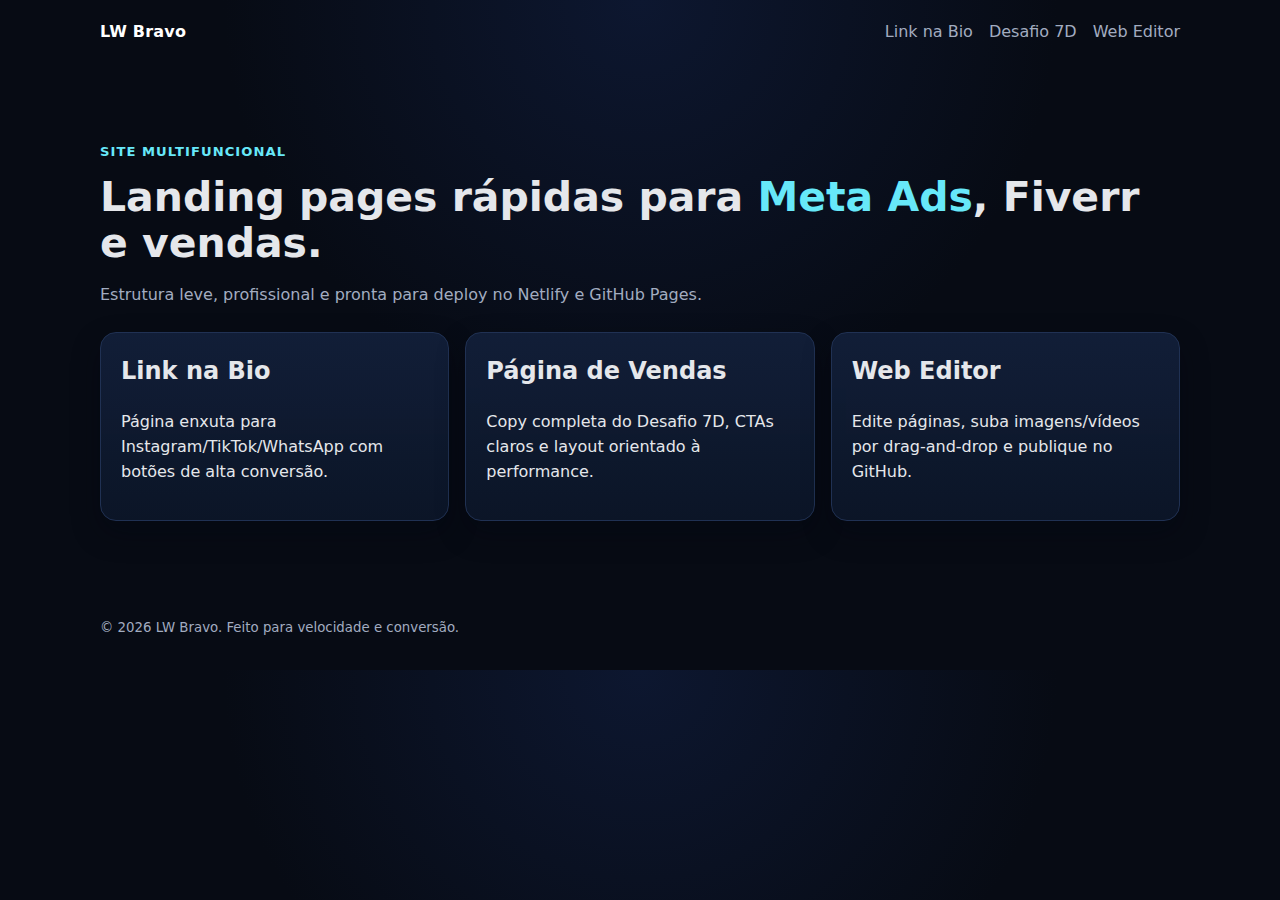
<file: index.html>
<!doctype html>
<html lang="pt-BR">
<head>
  <meta charset="utf-8">
  <meta name="viewport" content="width=device-width, initial-scale=1">
  <title>LW Bravo • Hub</title>
  <meta name="description" content="Hub principal com acesso ao Link na Bio e às páginas de vendas LW Bravo.">
  <meta name="theme-color" content="#0b0f1a">
  <link rel="preload" href="/styles.css" as="style">
  <link rel="stylesheet" href="/styles.css">
</head>
<body>
  <header class="container topbar">
    <a class="brand" href="/">LW Bravo</a>
    <nav class="nav">
      <a href="/bio/">Link na Bio</a>
      <a href="/desafio-7d/">Desafio 7D</a>
      <a href="/editor/">Web Editor</a>
    </nav>
  </header>

  <main class="container hero">
    <p class="eyebrow">Site Multifuncional</p>
    <h1>Landing pages rápidas para <span class="highlight">Meta Ads</span>, Fiverr e vendas.</h1>
    <p class="muted">Estrutura leve, profissional e pronta para deploy no Netlify e GitHub Pages.</p>

    <div class="grid cards">
      <a class="card" href="/bio/">
        <h2>Link na Bio</h2>
        <p>Página enxuta para Instagram/TikTok/WhatsApp com botões de alta conversão.</p>
      </a>
      <a class="card" href="/desafio-7d/">
        <h2>Página de Vendas</h2>
        <p>Copy completa do Desafio 7D, CTAs claros e layout orientado à performance.</p>
      </a>
      <a class="card" href="/editor/">
        <h2>Web Editor</h2>
        <p>Edite páginas, suba imagens/vídeos por drag-and-drop e publique no GitHub.</p>
      </a>
    </div>
  </main>

  <footer class="container footer">
    <small>© <span id="year"></span> LW Bravo. Feito para velocidade e conversão.</small>
  </footer>
  <script>document.getElementById('year').textContent = new Date().getFullYear();</script>
</body>
</html>
</file>
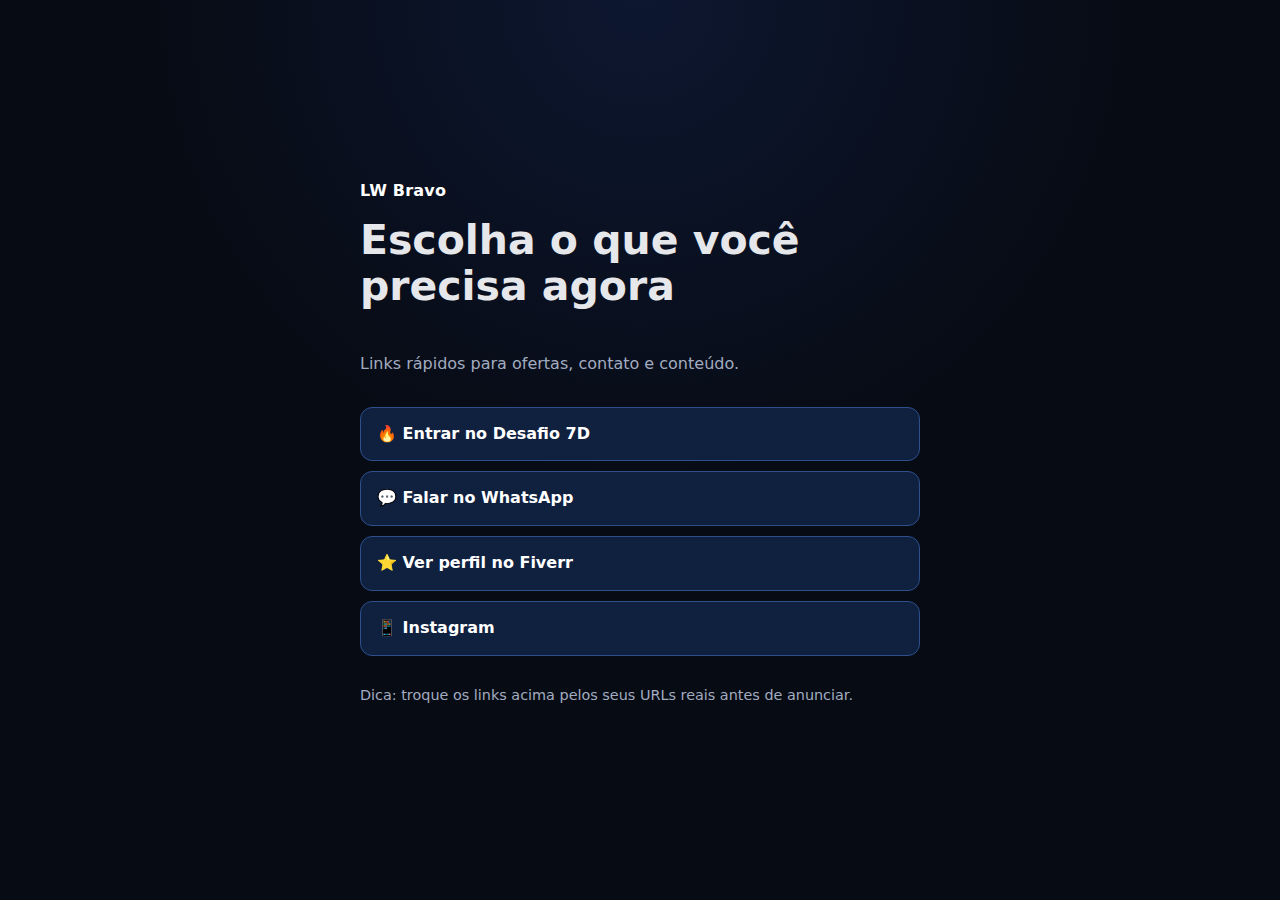
<file: bio/index.html>
<!doctype html>
<html lang="pt-BR">
<head>
  <meta charset="utf-8">
  <meta name="viewport" content="width=device-width, initial-scale=1">
  <title>LW Bravo • Link na Bio</title>
  <meta name="description" content="Central de links oficiais LW Bravo.">
  <meta name="theme-color" content="#0b0f1a">
  <link rel="preload" href="/styles.css" as="style">
  <link rel="stylesheet" href="/styles.css">
</head>
<body>
  <main class="container bio-wrap">
    <a class="brand" href="/">LW Bravo</a>
    <h1>Escolha o que você precisa agora</h1>
    <p class="muted">Links rápidos para ofertas, contato e conteúdo.</p>

    <section class="bio-links">
      <a class="bio-link" href="/desafio-7d/">🔥 Entrar no Desafio 7D</a>
      <a class="bio-link" href="https://wa.me/" rel="noopener noreferrer" target="_blank">💬 Falar no WhatsApp</a>
      <a class="bio-link" href="https://www.fiverr.com/" rel="noopener noreferrer" target="_blank">⭐ Ver perfil no Fiverr</a>
      <a class="bio-link" href="https://instagram.com/" rel="noopener noreferrer" target="_blank">📱 Instagram</a>
    </section>

    <p class="note">Dica: troque os links acima pelos seus URLs reais antes de anunciar.</p>
  </main>
</body>
</html>
</file>
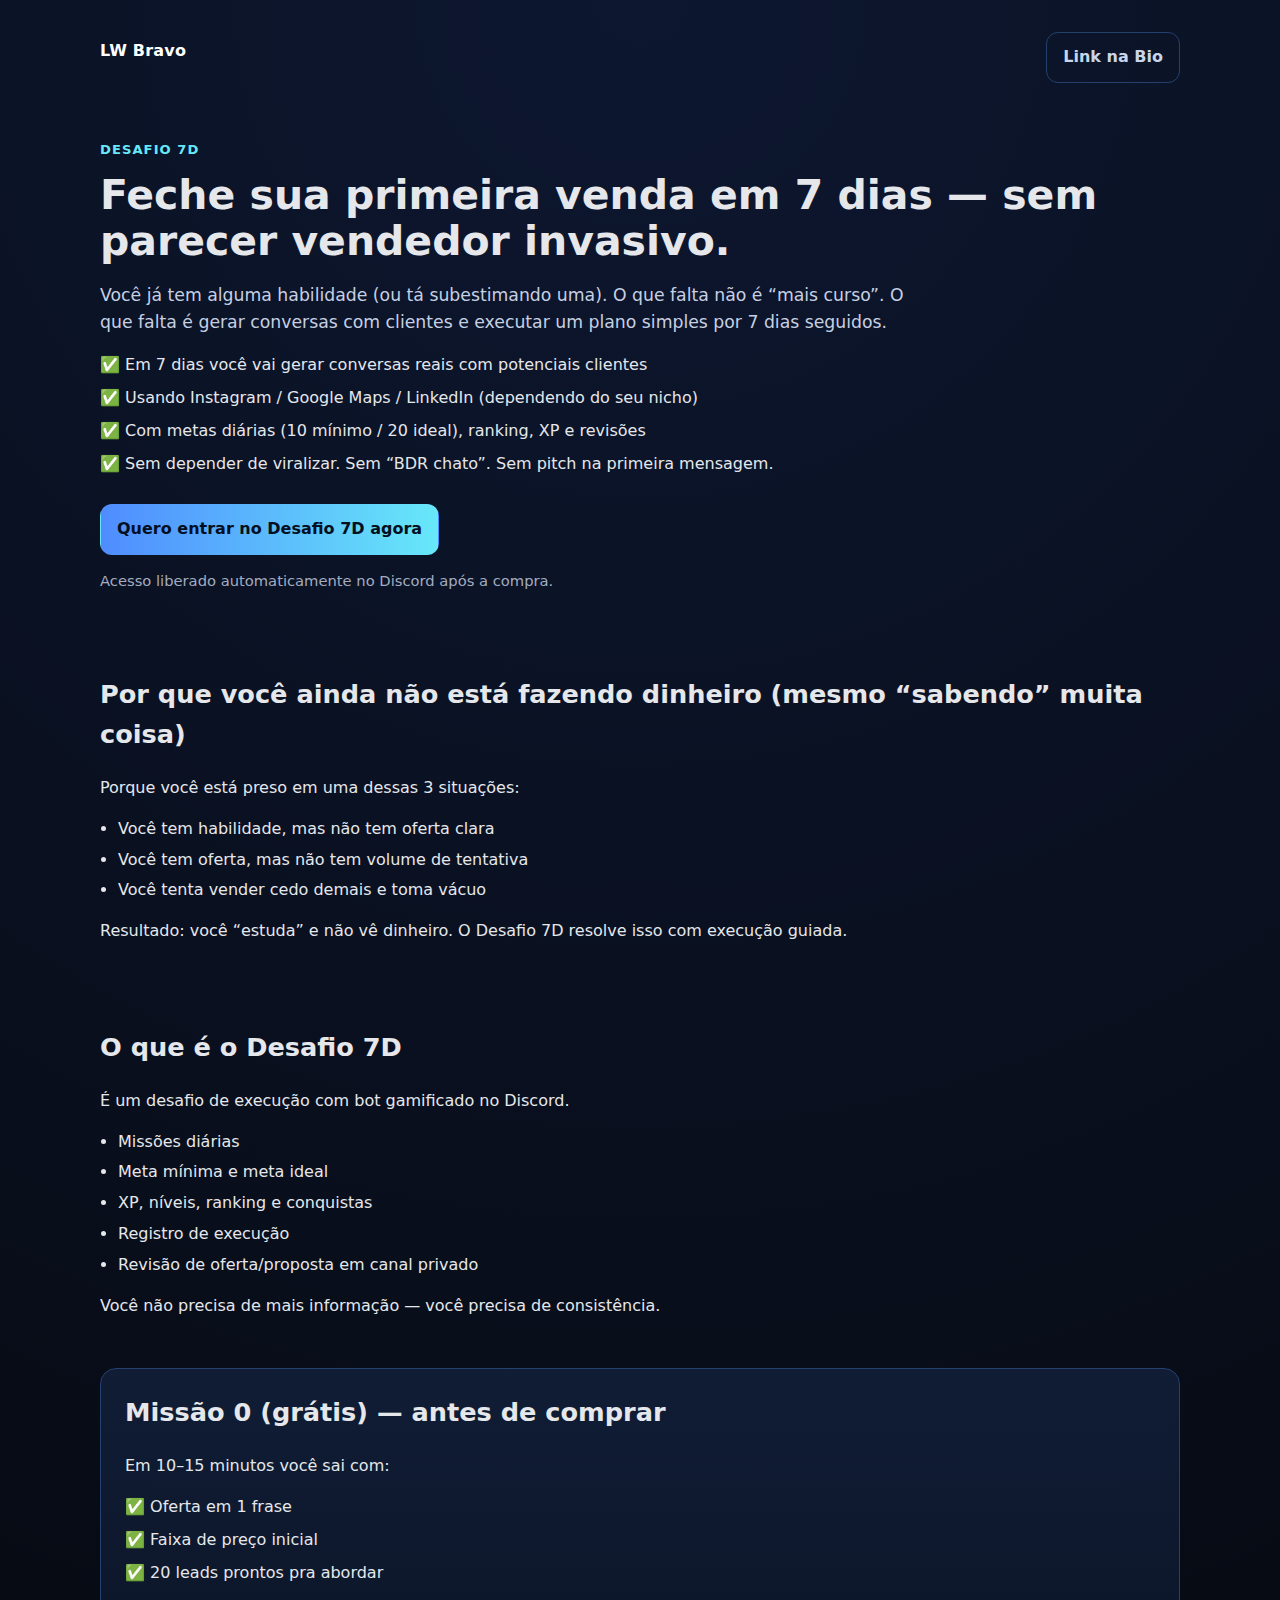
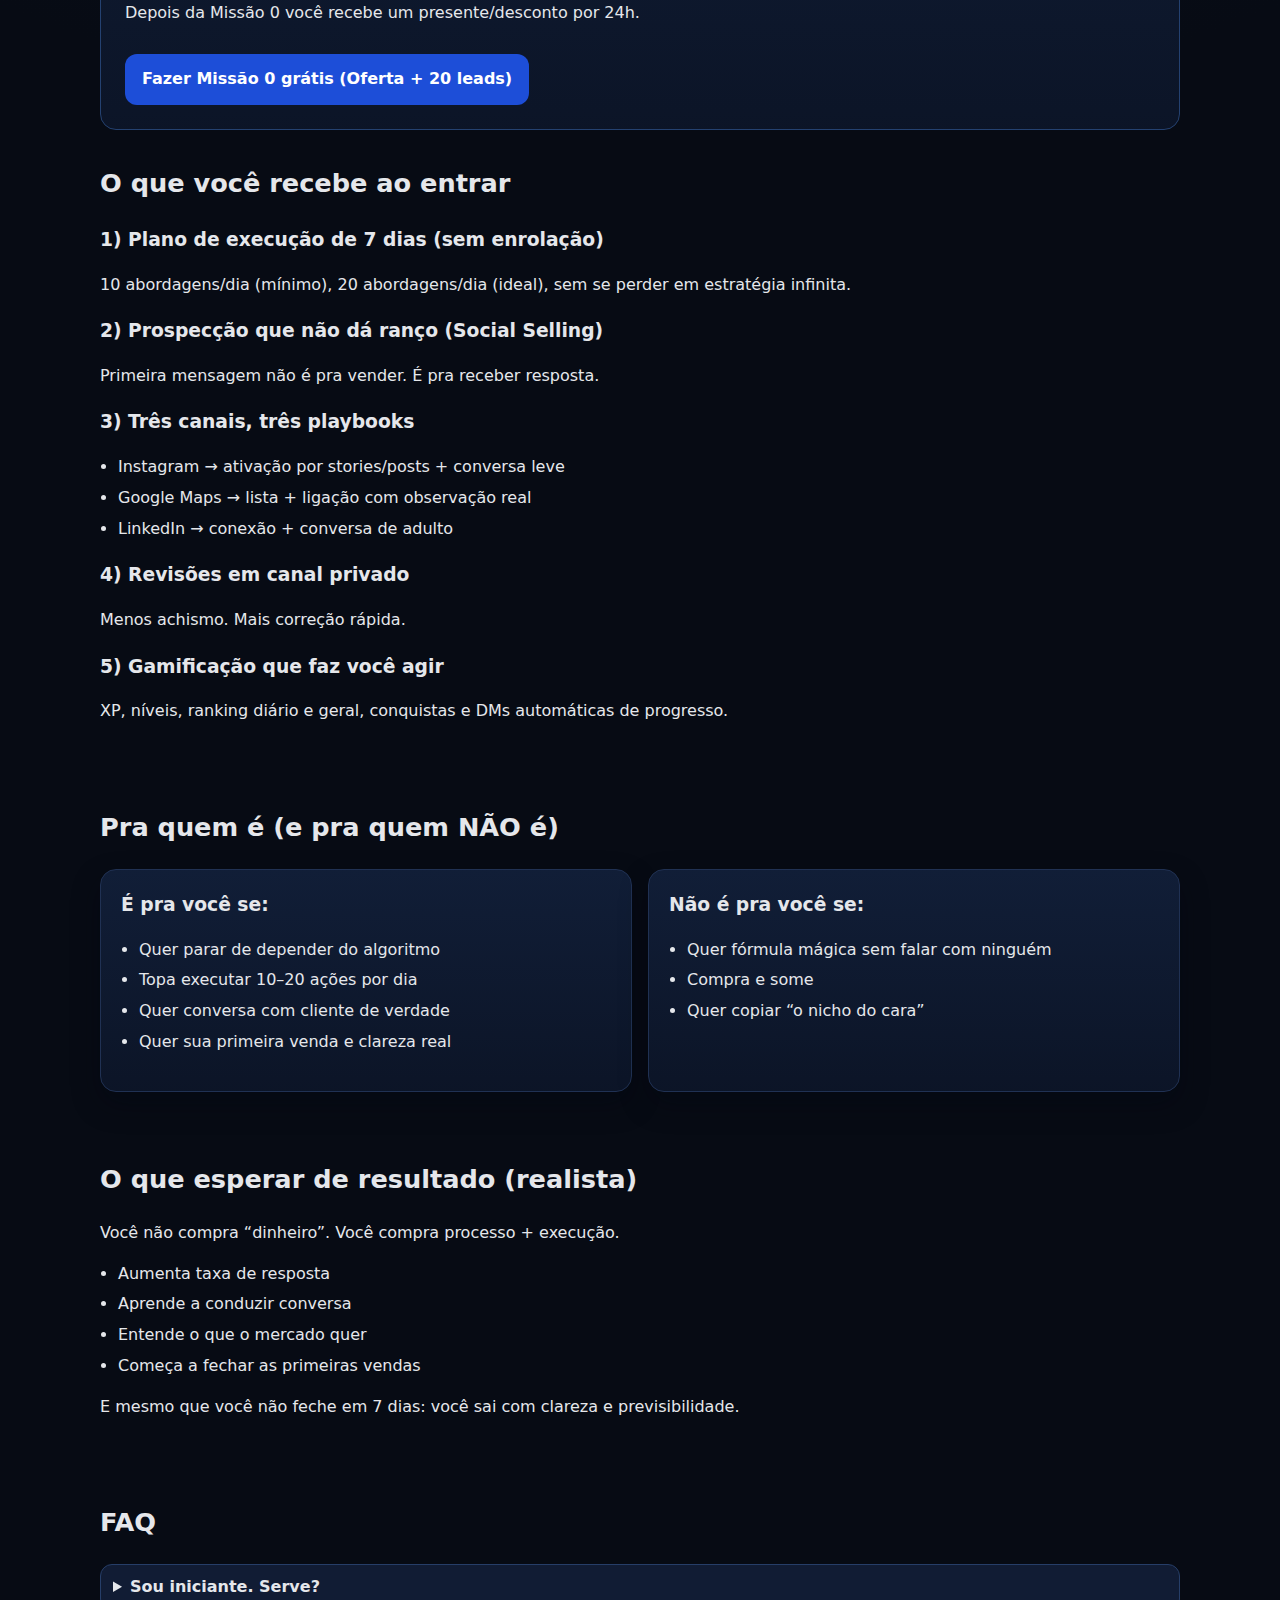
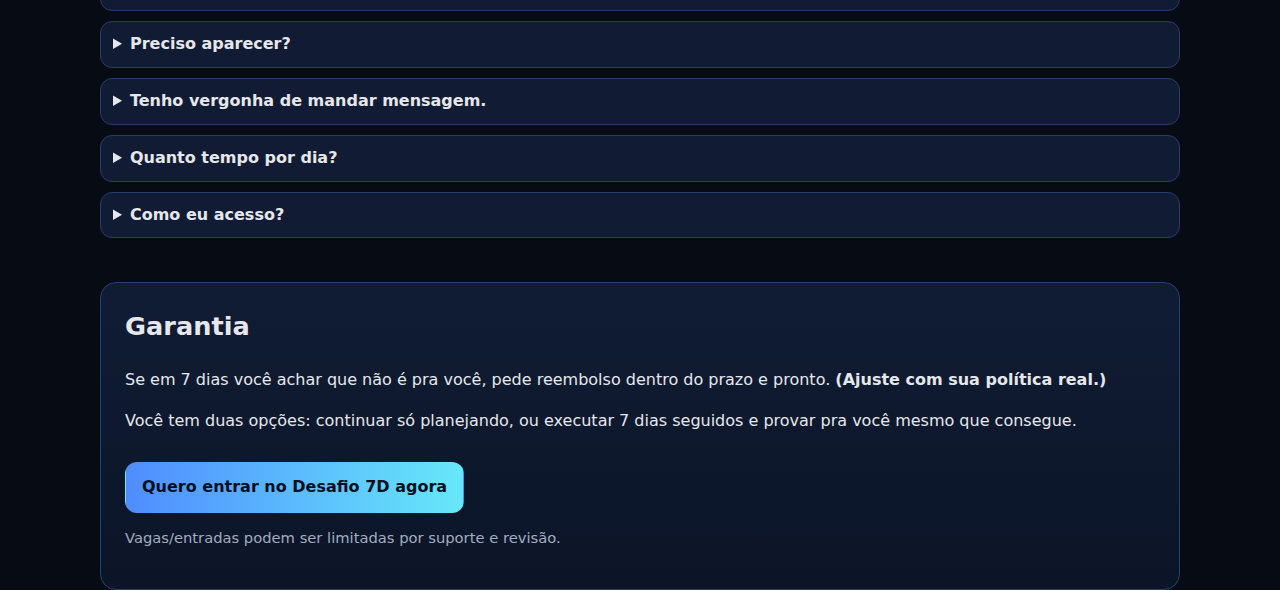
<file: desafio-7d/index.html>
<!doctype html>
<html lang="pt-BR">
<head>
  <meta charset="utf-8">
  <meta name="viewport" content="width=device-width, initial-scale=1">
  <title>Desafio 7D • Feche sua primeira venda em 7 dias</title>
  <meta name="description" content="Desafio 7D: execução guiada para gerar conversas reais e fechar primeiras vendas.">
  <meta name="theme-color" content="#0b0f1a">
  <link rel="preload" href="/styles.css" as="style">
  <link rel="stylesheet" href="/styles.css">
</head>
<body>
  <header class="container topbar">
    <a class="brand" href="/">LW Bravo</a>
    <a class="btn ghost" href="/bio/">Link na Bio</a>
  </header>

  <main>
    <section class="container section hero-sale">
      <p class="eyebrow">Desafio 7D</p>
      <h1>Feche sua primeira venda em 7 dias — sem parecer vendedor invasivo.</h1>
      <p class="subheadline">Você já tem alguma habilidade (ou tá subestimando uma). O que falta não é “mais curso”. O que falta é gerar conversas com clientes e executar um plano simples por 7 dias seguidos.</p>
      <ul class="checklist">
        <li>✅ Em 7 dias você vai gerar conversas reais com potenciais clientes</li>
        <li>✅ Usando Instagram / Google Maps / LinkedIn (dependendo do seu nicho)</li>
        <li>✅ Com metas diárias (10 mínimo / 20 ideal), ranking, XP e revisões</li>
        <li>✅ Sem depender de viralizar. Sem “BDR chato”. Sem pitch na primeira mensagem.</li>
      </ul>
      <a class="btn primary" href="#comprar">Quero entrar no Desafio 7D agora</a>
      <p class="microcopy">Acesso liberado automaticamente no Discord após a compra.</p>
    </section>

    <section class="container section">
      <h2>Por que você ainda não está fazendo dinheiro (mesmo “sabendo” muita coisa)</h2>
      <p>Porque você está preso em uma dessas 3 situações:</p>
      <ul>
        <li>Você tem habilidade, mas não tem oferta clara</li>
        <li>Você tem oferta, mas não tem volume de tentativa</li>
        <li>Você tenta vender cedo demais e toma vácuo</li>
      </ul>
      <p>Resultado: você “estuda” e não vê dinheiro. O Desafio 7D resolve isso com execução guiada.</p>
    </section>

    <section class="container section">
      <h2>O que é o Desafio 7D</h2>
      <p>É um desafio de execução com bot gamificado no Discord.</p>
      <ul>
        <li>Missões diárias</li>
        <li>Meta mínima e meta ideal</li>
        <li>XP, níveis, ranking e conquistas</li>
        <li>Registro de execução</li>
        <li>Revisão de oferta/proposta em canal privado</li>
      </ul>
      <p>Você não precisa de mais informação — você precisa de consistência.</p>
    </section>

    <section class="container section cta-box">
      <h2>Missão 0 (grátis) — antes de comprar</h2>
      <p>Em 10–15 minutos você sai com:</p>
      <ul class="checklist">
        <li>✅ Oferta em 1 frase</li>
        <li>✅ Faixa de preço inicial</li>
        <li>✅ 20 leads prontos pra abordar</li>
      </ul>
      <p>Depois da Missão 0 você recebe um presente/desconto por 24h.</p>
      <a class="btn secondary" href="#missao0">Fazer Missão 0 grátis (Oferta + 20 leads)</a>
    </section>

    <section class="container section">
      <h2>O que você recebe ao entrar</h2>
      <h3>1) Plano de execução de 7 dias (sem enrolação)</h3>
      <p>10 abordagens/dia (mínimo), 20 abordagens/dia (ideal), sem se perder em estratégia infinita.</p>
      <h3>2) Prospecção que não dá ranço (Social Selling)</h3>
      <p>Primeira mensagem não é pra vender. É pra receber resposta.</p>
      <h3>3) Três canais, três playbooks</h3>
      <ul>
        <li>Instagram → ativação por stories/posts + conversa leve</li>
        <li>Google Maps → lista + ligação com observação real</li>
        <li>LinkedIn → conexão + conversa de adulto</li>
      </ul>
      <h3>4) Revisões em canal privado</h3>
      <p>Menos achismo. Mais correção rápida.</p>
      <h3>5) Gamificação que faz você agir</h3>
      <p>XP, níveis, ranking diário e geral, conquistas e DMs automáticas de progresso.</p>
    </section>

    <section class="container section">
      <h2>Pra quem é (e pra quem NÃO é)</h2>
      <div class="grid two-col">
        <article class="card small">
          <h3>É pra você se:</h3>
          <ul>
            <li>Quer parar de depender do algoritmo</li>
            <li>Topa executar 10–20 ações por dia</li>
            <li>Quer conversa com cliente de verdade</li>
            <li>Quer sua primeira venda e clareza real</li>
          </ul>
        </article>
        <article class="card small">
          <h3>Não é pra você se:</h3>
          <ul>
            <li>Quer fórmula mágica sem falar com ninguém</li>
            <li>Compra e some</li>
            <li>Quer copiar “o nicho do cara”</li>
          </ul>
        </article>
      </div>
    </section>

    <section class="container section">
      <h2>O que esperar de resultado (realista)</h2>
      <p>Você não compra “dinheiro”. Você compra processo + execução.</p>
      <ul>
        <li>Aumenta taxa de resposta</li>
        <li>Aprende a conduzir conversa</li>
        <li>Entende o que o mercado quer</li>
        <li>Começa a fechar as primeiras vendas</li>
      </ul>
      <p>E mesmo que você não feche em 7 dias: você sai com clareza e previsibilidade.</p>
    </section>

    <section class="container section">
      <h2>FAQ</h2>
      <details><summary>Sou iniciante. Serve?</summary><p>Serve se você executar. O desafio é desenhado pra ação simples.</p></details>
      <details><summary>Preciso aparecer?</summary><p>Não. O foco é prospecção e conversa, não virar influencer.</p></details>
      <details><summary>Tenho vergonha de mandar mensagem.</summary><p>O método é ativação, não pitch invasivo.</p></details>
      <details><summary>Quanto tempo por dia?</summary><p>De 20 a 45 minutos dependendo do canal e do seu ritmo.</p></details>
      <details><summary>Como eu acesso?</summary><p>Após compra, você recebe a role no Discord e o bot libera as missões.</p></details>
    </section>

    <section class="container section cta-box" id="comprar">
      <h2>Garantia</h2>
      <p>Se em 7 dias você achar que não é pra você, pede reembolso dentro do prazo e pronto. <strong>(Ajuste com sua política real.)</strong></p>
      <p>Você tem duas opções: continuar só planejando, ou executar 7 dias seguidos e provar pra você mesmo que consegue.</p>
      <a class="btn primary" href="#">Quero entrar no Desafio 7D agora</a>
      <p class="microcopy">Vagas/entradas podem ser limitadas por suporte e revisão.</p>
    </section>
  </main>
</body>
</html>
</file>
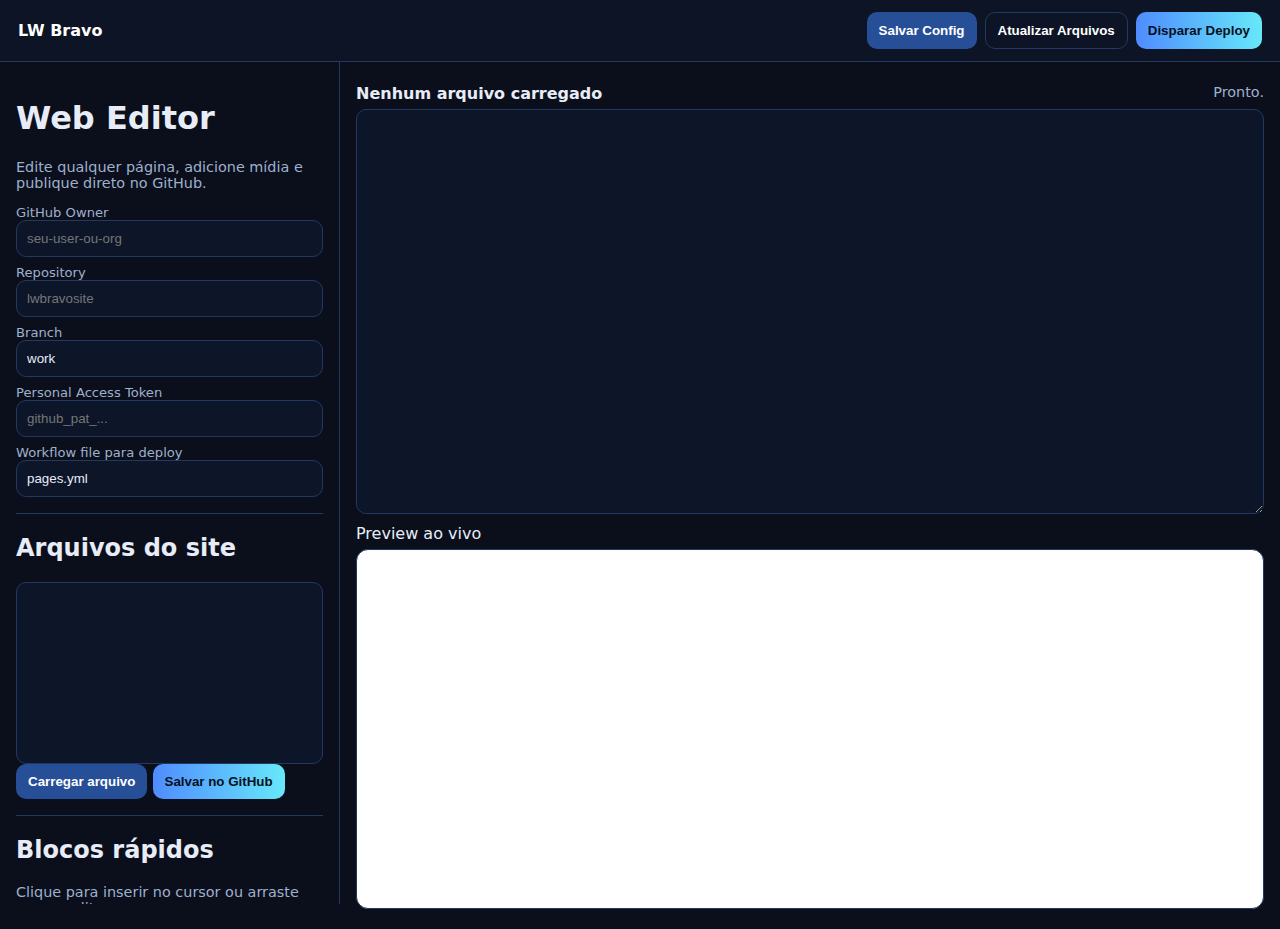
<file: editor/index.html>
<!doctype html>
<html lang="pt-BR">
<head>
  <meta charset="utf-8">
  <meta name="viewport" content="width=device-width, initial-scale=1">
  <title>LW Bravo • Web Editor</title>
  <meta name="description" content="Editor web para alterar páginas, subir mídia e publicar no GitHub Pages.">
  <link rel="stylesheet" href="/editor/editor.css">
</head>
<body>
  <header class="topbar">
    <a href="/" class="brand">LW Bravo</a>
    <div class="actions">
      <button id="saveSettingsBtn" class="btn secondary">Salvar Config</button>
      <button id="refreshFilesBtn" class="btn ghost">Atualizar Arquivos</button>
      <button id="deployBtn" class="btn primary">Disparar Deploy</button>
    </div>
  </header>

  <main class="layout">
    <aside class="panel settings">
      <h1>Web Editor</h1>
      <p class="muted">Edite qualquer página, adicione mídia e publique direto no GitHub.</p>

      <label>GitHub Owner<input id="owner" placeholder="seu-user-ou-org"></label>
      <label>Repository<input id="repo" placeholder="lwbravosite"></label>
      <label>Branch<input id="branch" placeholder="work ou main" value="work"></label>
      <label>Personal Access Token<input id="token" type="password" placeholder="github_pat_..." autocomplete="off"></label>
      <label>Workflow file para deploy<input id="workflow" value="pages.yml"></label>

      <hr>
      <h2>Arquivos do site</h2>
      <select id="fileSelect" size="10"></select>
      <button id="loadFileBtn" class="btn secondary">Carregar arquivo</button>
      <button id="saveFileBtn" class="btn primary">Salvar no GitHub</button>

      <hr>
      <h2>Blocos rápidos</h2>
      <p class="muted">Clique para inserir no cursor ou arraste para o editor.</p>
      <div id="snippetList" class="snippet-list"></div>

      <hr>
      <h2>Mídia (drag & drop)</h2>
      <div id="dropzone" class="dropzone">Arraste imagens/vídeos aqui</div>
      <label>Pasta destino<input id="mediaPath" value="assets/images"></label>
      <button id="uploadMediaBtn" class="btn secondary">Upload mídia selecionada</button>
      <ul id="mediaList" class="media-list"></ul>
    </aside>

    <section class="panel editor-panel">
      <div class="editor-head">
        <strong id="currentFile">Nenhum arquivo carregado</strong>
        <span id="status" class="status">Pronto.</span>
      </div>
      <textarea id="editor" spellcheck="false"></textarea>
      <div class="preview-head">Preview ao vivo</div>
      <iframe id="preview" title="preview"></iframe>
    </section>
  </main>

  <script src="/editor/editor.js" defer></script>
</body>
</html>
</file>
<file: styles.css>
:root {
  --bg: #070b14;
  --panel: #0f172a;
  --panel-soft: #111c34;
  --text: #e5e7eb;
  --muted: #a2acc0;
  --brand: #4f8cff;
  --brand-2: #67e8f9;
  --ok: #22c55e;
  --radius: 16px;
  --shadow: 0 12px 28px rgba(3, 7, 18, .35);
}

* { box-sizing: border-box; }
html, body { margin: 0; padding: 0; }
body {
  font-family: Inter, ui-sans-serif, system-ui, -apple-system, Segoe UI, Roboto, Helvetica, Arial, sans-serif;
  background: radial-gradient(circle at top, #0d1730 0%, var(--bg) 45%);
  color: var(--text);
  line-height: 1.55;
}

.container { width: min(1080px, 92%); margin: 0 auto; }
.topbar {
  display: flex; justify-content: space-between; align-items: center;
  padding: 20px 0;
}
.brand { color: #fff; text-decoration: none; font-weight: 800; letter-spacing: .2px; }
.nav { display: flex; gap: 16px; }
.nav a { color: var(--muted); text-decoration: none; }
.nav a:hover { color: #fff; }

.hero { padding: 64px 0; }
.eyebrow { color: var(--brand-2); text-transform: uppercase; font-weight: 700; letter-spacing: .08em; font-size: .82rem; }
h1 { font-size: clamp(1.9rem, 3.2vw, 3.2rem); line-height: 1.12; margin: 0 0 12px; }
.highlight { color: var(--brand-2); }
.subheadline { font-size: 1.08rem; color: #c6d0e2; max-width: 76ch; }
.muted { color: var(--muted); max-width: 70ch; }

.grid { display: grid; gap: 16px; }
.cards { grid-template-columns: repeat(auto-fit, minmax(220px, 1fr)); margin-top: 24px; }
.two-col { grid-template-columns: repeat(auto-fit, minmax(260px, 1fr)); }

.card {
  display: block;
  padding: 20px;
  border: 1px solid #203153;
  background: linear-gradient(180deg, rgba(18, 32, 59, .9), rgba(12, 21, 40, .95));
  border-radius: var(--radius);
  text-decoration: none;
  color: inherit;
  box-shadow: var(--shadow);
}
.card h2, .card h3 { margin-top: 0; }
.card.small { text-decoration: none; }

.section { padding: 34px 0; }
.hero-sale { padding-top: 24px; }
.section h2 { margin-top: 0; font-size: clamp(1.4rem, 2vw, 2rem); }
ul { padding-left: 18px; }
li { margin-bottom: 6px; }
.checklist { list-style: none; padding-left: 0; }
.checklist li { margin: 8px 0; }

.btn {
  display: inline-block;
  margin-top: 12px;
  text-decoration: none;
  padding: 12px 16px;
  border-radius: 12px;
  font-weight: 700;
  border: 1px solid transparent;
}
.btn.primary { background: linear-gradient(90deg, var(--brand), var(--brand-2)); color: #041022; }
.btn.secondary { background: #1d4ed8; color: #fff; }
.btn.ghost { border-color: #26406d; color: #c8d5ea; }
.microcopy { color: var(--muted); font-size: .92rem; }

.cta-box {
  border: 1px solid #244170;
  border-radius: var(--radius);
  padding: 24px;
  background: linear-gradient(180deg, rgba(17, 31, 57, .88), rgba(12, 21, 40, .96));
}

details {
  border: 1px solid #263e68;
  border-radius: 12px;
  padding: 10px 12px;
  margin-bottom: 10px;
  background: var(--panel-soft);
}
summary { cursor: pointer; font-weight: 600; }

.bio-wrap {
  max-width: 560px;
  min-height: 100dvh;
  display: grid;
  align-content: center;
  gap: 14px;
}
.bio-links { display: grid; gap: 10px; }
.bio-link {
  text-decoration: none;
  color: #fff;
  background: #10203f;
  border: 1px solid #2d4f8c;
  border-radius: 12px;
  padding: 14px 16px;
  font-weight: 700;
}
.note { color: var(--muted); font-size: .9rem; }

.footer { padding: 30px 0; color: var(--muted); }

@media (max-width: 640px) {
  .topbar { gap: 10px; flex-wrap: wrap; }
  .nav { width: 100%; }
}
</file>
<file: editor/editor.css>
:root {
  --bg: #0a0f1b;
  --panel: #111a2e;
  --line: #23395f;
  --text: #e7ecf7;
  --muted: #9fb0cd;
  --primary: #4f8cff;
  --green: #22c55e;
}
* { box-sizing: border-box; }
body { margin: 0; font-family: Inter, system-ui, sans-serif; background: var(--bg); color: var(--text); }
.topbar { display:flex; justify-content:space-between; align-items:center; padding:12px 18px; border-bottom:1px solid var(--line); position:sticky; top:0; background:#0c1425; z-index:10; }
.brand { color:#fff; text-decoration:none; font-weight:800; }
.actions { display:flex; gap:8px; flex-wrap:wrap; }
.layout { display:grid; grid-template-columns: 340px 1fr; min-height: calc(100vh - 58px); }
.panel { padding:16px; }
.settings { border-right:1px solid var(--line); overflow:auto; max-height: calc(100vh - 58px); }
label { display:block; font-size:.82rem; color:var(--muted); margin:8px 0; }
input, select, textarea { width:100%; border:1px solid var(--line); background:#0d1629; color:var(--text); border-radius:10px; padding:10px; }
select { min-height:180px; }
textarea { min-height:45vh; font-family: ui-monospace, SFMono-Regular, Menlo, monospace; line-height:1.45; }
.btn { border:none; border-radius:10px; padding:10px 12px; font-weight:700; cursor:pointer; color:#fff; }
.btn.primary { background:linear-gradient(90deg, var(--primary), #67e8f9); color:#051021; }
.btn.secondary { background:#274f98; }
.btn.ghost { background:transparent; border:1px solid var(--line); }
hr { border:none; border-top:1px solid var(--line); margin:16px 0; }
.muted { color:var(--muted); font-size:.9rem; }
.snippet-list { display:grid; gap:8px; }
.snippet-item { background:#10203e; border:1px solid #33599d; padding:8px; border-radius:8px; cursor:grab; }
.dropzone { border:1px dashed #4b6da8; border-radius:12px; padding:16px; text-align:center; color:var(--muted); margin:8px 0; }
.dropzone.drag { border-color: var(--green); color: #d8ffe5; background:#0e2317; }
.media-list { padding-left:16px; font-size:.9rem; color:var(--muted); }
.editor-head, .preview-head { display:flex; justify-content:space-between; margin:6px 0; }
.status { color:var(--muted); font-size:.9rem; }
#preview { width:100%; min-height:40vh; border:1px solid var(--line); border-radius:12px; background:#fff; }
@media (max-width: 980px) { .layout { grid-template-columns: 1fr; } .settings { max-height: none; border-right:none; border-bottom:1px solid var(--line);} }
</file>
